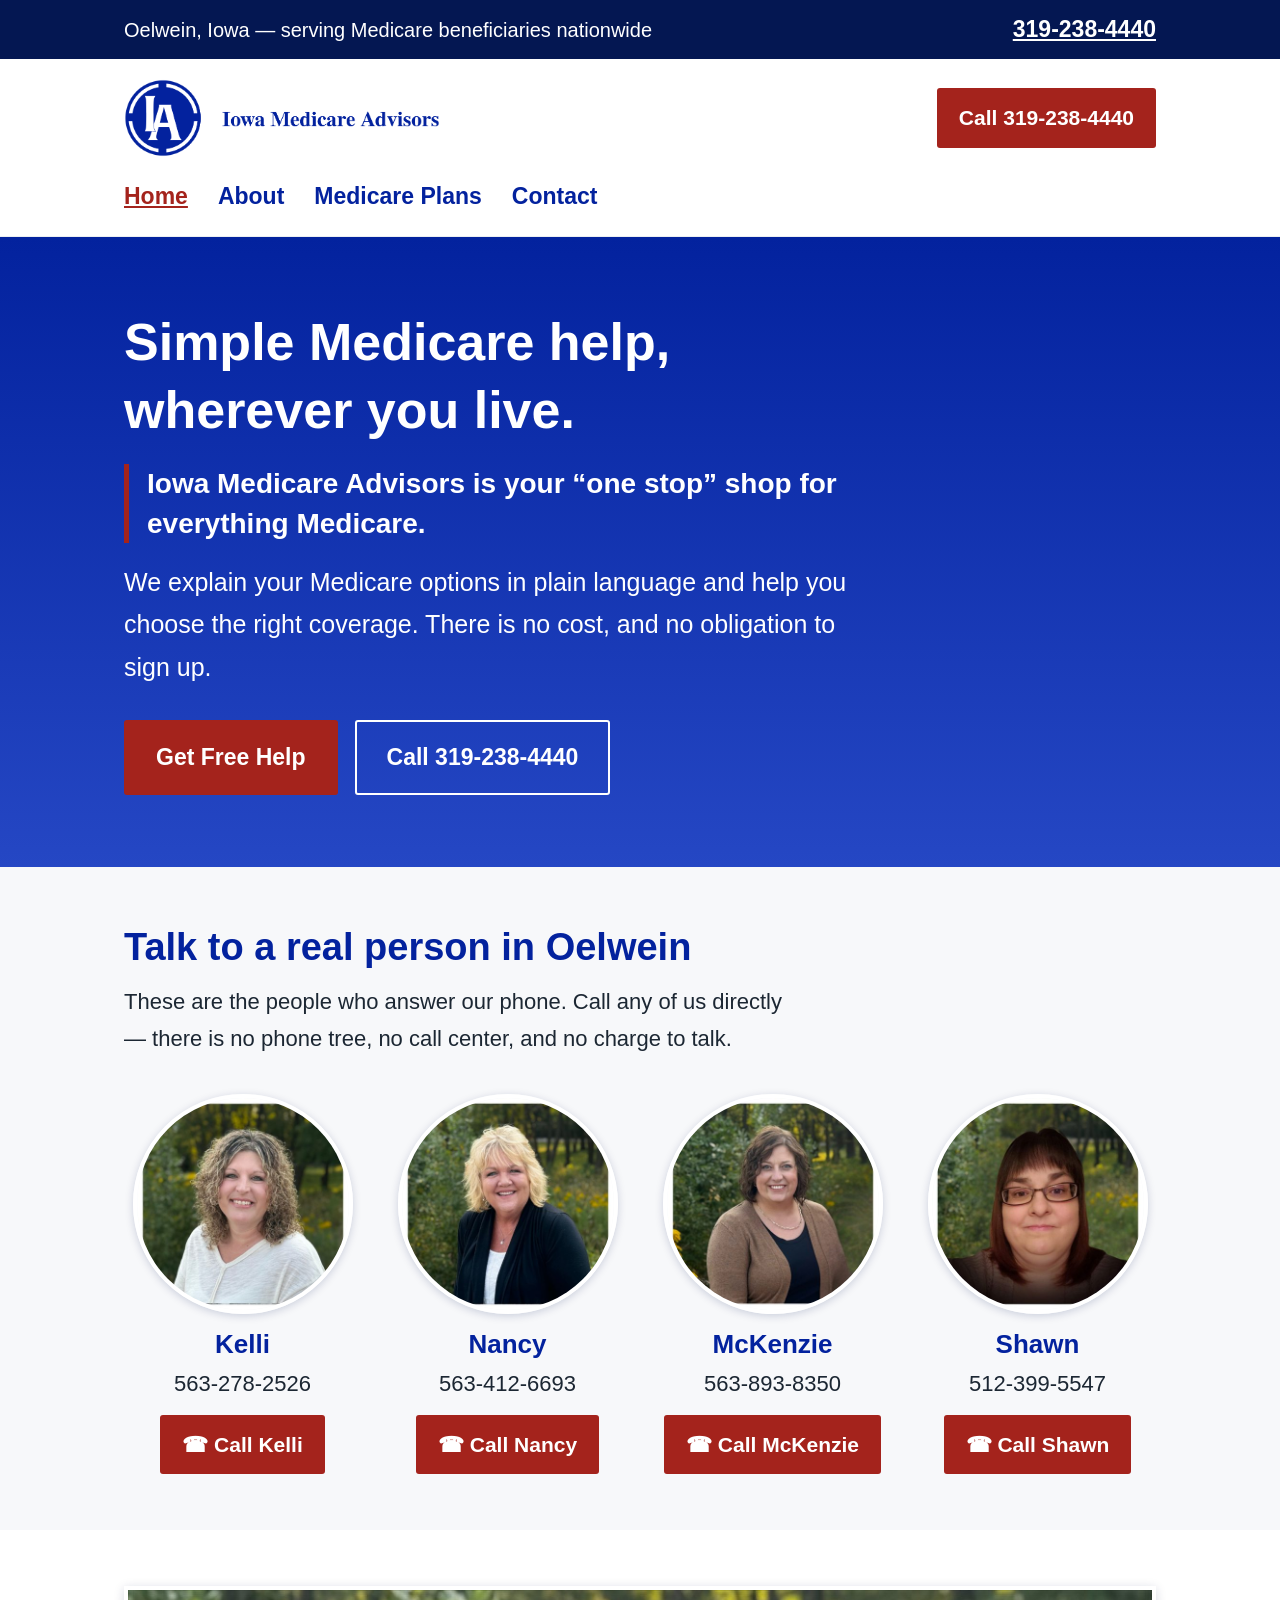
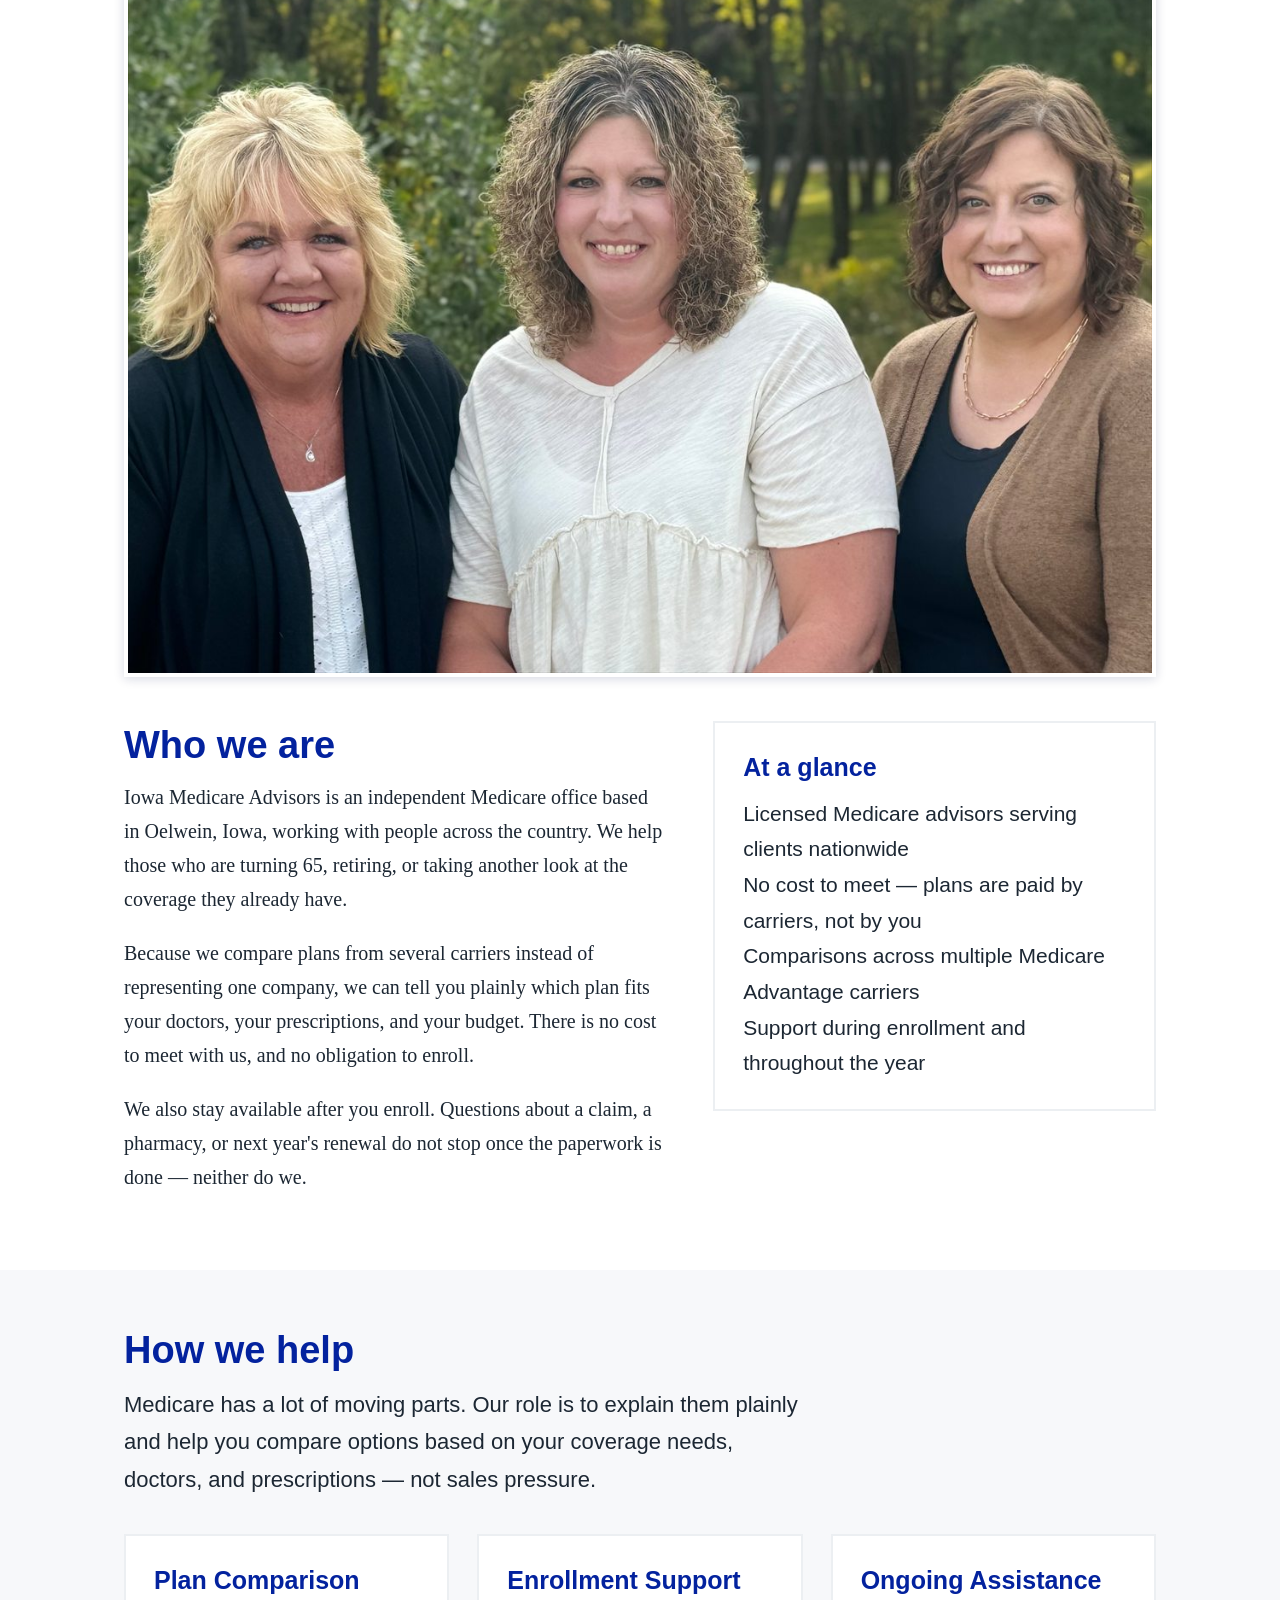
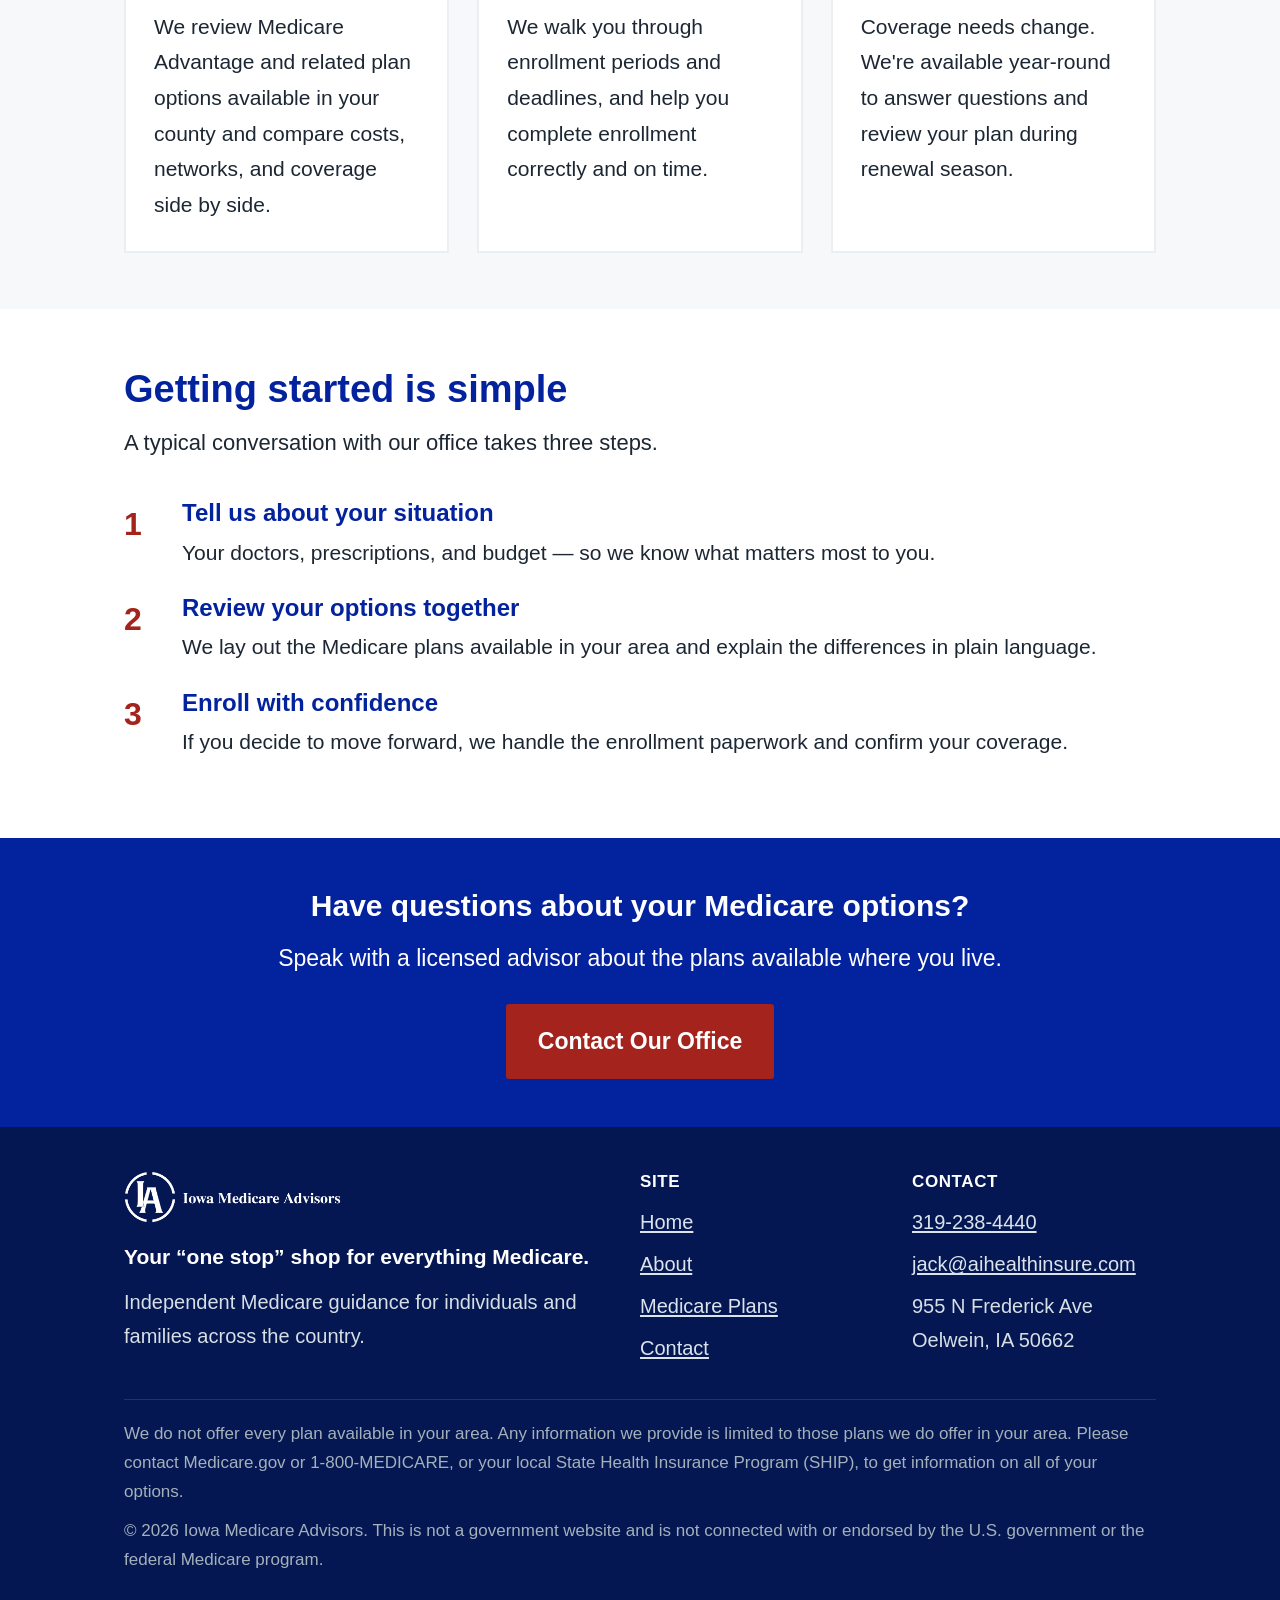
<file: index.html>
<!DOCTYPE html>
<html lang="en">
<head>
<meta charset="UTF-8">
<meta name="viewport" content="width=device-width, initial-scale=1.0">
<title>Iowa Medicare Advisors | Licensed Medicare Guidance Nationwide</title>
<meta name="description" content="Iowa Medicare Advisors helps you compare Medicare Advantage and Medicare plan options and enroll with confidence, anywhere in the country. Independent, no-cost, no-obligation guidance.">
<link rel="stylesheet" href="css/style.css">
<link rel="icon" type="image/png" href="images/logo-icon-blue.png">
<script type="application/ld+json">
{
  "@context": "https://schema.org",
  "@type": "InsuranceAgency",
  "name": "Iowa Medicare Advisors",
  "description": "Independent Medicare guidance for individuals and families nationwide.",
  "telephone": "+1-319-238-4440",
  "address": {
    "@type": "PostalAddress",
    "streetAddress": "955 N Frederick Ave",
    "addressLocality": "Oelwein",
    "addressRegion": "IA",
    "postalCode": "50662",
    "addressCountry": "US"
  },
  "areaServed": {
    "@type": "Country",
    "name": "United States"
  },
  "openingHoursSpecification": [{
    "@type": "OpeningHoursSpecification",
    "dayOfWeek": ["Monday", "Tuesday", "Wednesday", "Thursday", "Friday"],
    "opens": "09:00",
    "closes": "17:00"
  }]
}
</script>
</head>
<body>
<a class="skip-link" href="#main">Skip to main content</a>

<div class="topbar">
  <div class="container">
    <span>Oelwein, Iowa &mdash; serving Medicare beneficiaries nationwide</span>
    <span><a href="tel:+13192384440">319-238-4440</a></span>
  </div>
</div>

<header class="site-header">
  <div class="container">
    <a class="brand" href="index.html"><img src="images/logo-horizontal-blue.png" alt="Iowa Medicare Advisors" class="brand-logo" width="1758" height="434"></a>
    <a class="call-now" href="tel:+13192384440">Call 319-238-4440</a>
    <button class="nav-toggle" aria-label="Toggle navigation">Menu</button>
    <nav class="main-nav">
      <ul>
        <li><a href="index.html" aria-current="page">Home</a></li>
        <li><a href="about.html">About</a></li>
        <li><a href="plans.html">Medicare Plans</a></li>
        <li><a href="contact.html">Contact</a></li>
      </ul>
    </nav>
  </div>
</header>

<section id="main" class="hero">
  <div class="container">
    <h1>Simple Medicare help, wherever you live.</h1>
    <p class="tagline">Iowa Medicare Advisors is your &ldquo;one stop&rdquo; shop for everything Medicare.</p>
    <p class="lede">We explain your Medicare options in plain language and help you choose the right coverage. There is no cost, and no obligation to sign up.</p>
    <a class="btn btn-primary" href="contact.html">Get Free Help</a>
    <a class="btn btn-outline" href="tel:+13192384440">Call 319-238-4440</a>
  </div>
</section>

<section class="alt">
  <div class="container">
    <h2 class="section-title">Talk to a real person in Oelwein</h2>
    <p class="section-intro">These are the people who answer our phone. Call any of us directly &mdash; there is no phone tree, no call center, and no charge to talk.</p>
    <ul class="team-grid">
      <li>
        <img src="images/team/team-kelli.jpg" alt="Kelli" width="440" height="440">
        <span class="team-name">Kelli</span>
        <span class="team-phone">563-278-2526</span>
        <a class="team-call" href="tel:+15632782526"><span aria-hidden="true">&#9742;</span> Call Kelli</a>
      </li>
      <li>
        <img src="images/team/team-nancy.jpg" alt="Nancy" width="440" height="440">
        <span class="team-name">Nancy</span>
        <span class="team-phone">563-412-6693</span>
        <a class="team-call" href="tel:+15634126693"><span aria-hidden="true">&#9742;</span> Call Nancy</a>
      </li>
      <li>
        <img src="images/team/team-mckenzie.jpg" alt="McKenzie" width="440" height="440">
        <span class="team-name">McKenzie</span>
        <span class="team-phone">563-893-8350</span>
        <a class="team-call" href="tel:+15638938350"><span aria-hidden="true">&#9742;</span> Call McKenzie</a>
      </li>
      <li>
        <img src="images/team/team-shawn.jpg" alt="Shawn" width="440" height="440">
        <span class="team-name">Shawn</span>
        <span class="team-phone">512-399-5547</span>
        <a class="team-call" href="tel:+15123995547"><span aria-hidden="true">&#9742;</span> Call Shawn</a>
      </li>
    </ul>
  </div>
</section>

<section>
  <div class="container">
    <img src="images/team/team-group.jpg" alt="The Iowa Medicare Advisors team" class="team-group-photo" width="1200" height="800">
  </div>
  <div class="container two-col">
    <div>
      <h2 class="section-title">Who we are</h2>
      <p>Iowa Medicare Advisors is an independent Medicare office based in Oelwein, Iowa, working with people across the country. We help those who are turning 65, retiring, or taking another look at the coverage they already have.</p>
      <p>Because we compare plans from several carriers instead of representing one company, we can tell you plainly which plan fits your doctors, your prescriptions, and your budget. There is no cost to meet with us, and no obligation to enroll.</p>
      <p>We also stay available after you enroll. Questions about a claim, a pharmacy, or next year's renewal do not stop once the paperwork is done &mdash; neither do we.</p>
    </div>
    <div class="card">
      <h3>At a glance</h3>
      <p>Licensed Medicare advisors serving clients nationwide</p>
      <p>No cost to meet &mdash; plans are paid by carriers, not by you</p>
      <p>Comparisons across multiple Medicare Advantage carriers</p>
      <p>Support during enrollment and throughout the year</p>
    </div>
  </div>
</section>

<section class="alt">
  <div class="container">
    <h2 class="section-title">How we help</h2>
    <p class="section-intro">Medicare has a lot of moving parts. Our role is to explain them plainly and help you compare options based on your coverage needs, doctors, and prescriptions — not sales pressure.</p>
    <div class="grid">
      <div class="card">
        <h3>Plan Comparison</h3>
        <p>We review Medicare Advantage and related plan options available in your county and compare costs, networks, and coverage side by side.</p>
      </div>
      <div class="card">
        <h3>Enrollment Support</h3>
        <p>We walk you through enrollment periods and deadlines, and help you complete enrollment correctly and on time.</p>
      </div>
      <div class="card">
        <h3>Ongoing Assistance</h3>
        <p>Coverage needs change. We're available year-round to answer questions and review your plan during renewal season.</p>
      </div>
    </div>
  </div>
</section>

<section>
  <div class="container">
    <h2 class="section-title">Getting started is simple</h2>
    <p class="section-intro">A typical conversation with our office takes three steps.</p>
    <ol class="steps">
      <li>
        <span class="num">1</span>
        <div>
          <h4>Tell us about your situation</h4>
          <p>Your doctors, prescriptions, and budget — so we know what matters most to you.</p>
        </div>
      </li>
      <li>
        <span class="num">2</span>
        <div>
          <h4>Review your options together</h4>
          <p>We lay out the Medicare plans available in your area and explain the differences in plain language.</p>
        </div>
      </li>
      <li>
        <span class="num">3</span>
        <div>
          <h4>Enroll with confidence</h4>
          <p>If you decide to move forward, we handle the enrollment paperwork and confirm your coverage.</p>
        </div>
      </li>
    </ol>
  </div>
</section>

<section class="callout">
  <div class="container">
    <h2>Have questions about your Medicare options?</h2>
    <p>Speak with a licensed advisor about the plans available where you live.</p>
    <a class="btn btn-primary" href="contact.html">Contact Our Office</a>
  </div>
</section>

<footer class="site-footer">
  <div class="container">
    <div class="foot-cols">
      <div>
        <img src="images/logo-horizontal-white.png" alt="Iowa Medicare Advisors" class="footer-logo" width="1661" height="398">
        <p class="footer-tagline">Your &ldquo;one stop&rdquo; shop for everything Medicare.</p>
        <p>Independent Medicare guidance for individuals and families across the country.</p>
      </div>
      <div>
        <h4>Site</h4>
        <ul>
          <li><a href="index.html">Home</a></li>
          <li><a href="about.html">About</a></li>
          <li><a href="plans.html">Medicare Plans</a></li>
          <li><a href="contact.html">Contact</a></li>
        </ul>
      </div>
      <div>
        <h4>Contact</h4>
        <ul>
          <li><a href="tel:+13192384440">319-238-4440</a></li>
          <li><a href="mailto:jack@aihealthinsure.com">jack@aihealthinsure.com</a></li>
          <li><address>955 N Frederick Ave<br>Oelwein, IA 50662</address></li>
        </ul>
      </div>
    </div>
    <div class="disclaimer">
      <p>We do not offer every plan available in your area. Any information we provide is limited to those plans we do offer in your area. Please contact Medicare.gov or 1-800-MEDICARE, or your local State Health Insurance Program (SHIP), to get information on all of your options.</p>
      <p>&copy; <span id="year">2026</span> Iowa Medicare Advisors. This is not a government website and is not connected with or endorsed by the U.S. government or the federal Medicare program.</p>
    </div>
  </div>
</footer>

<script src="js/main.js"></script>
</body>
</html>
</file>
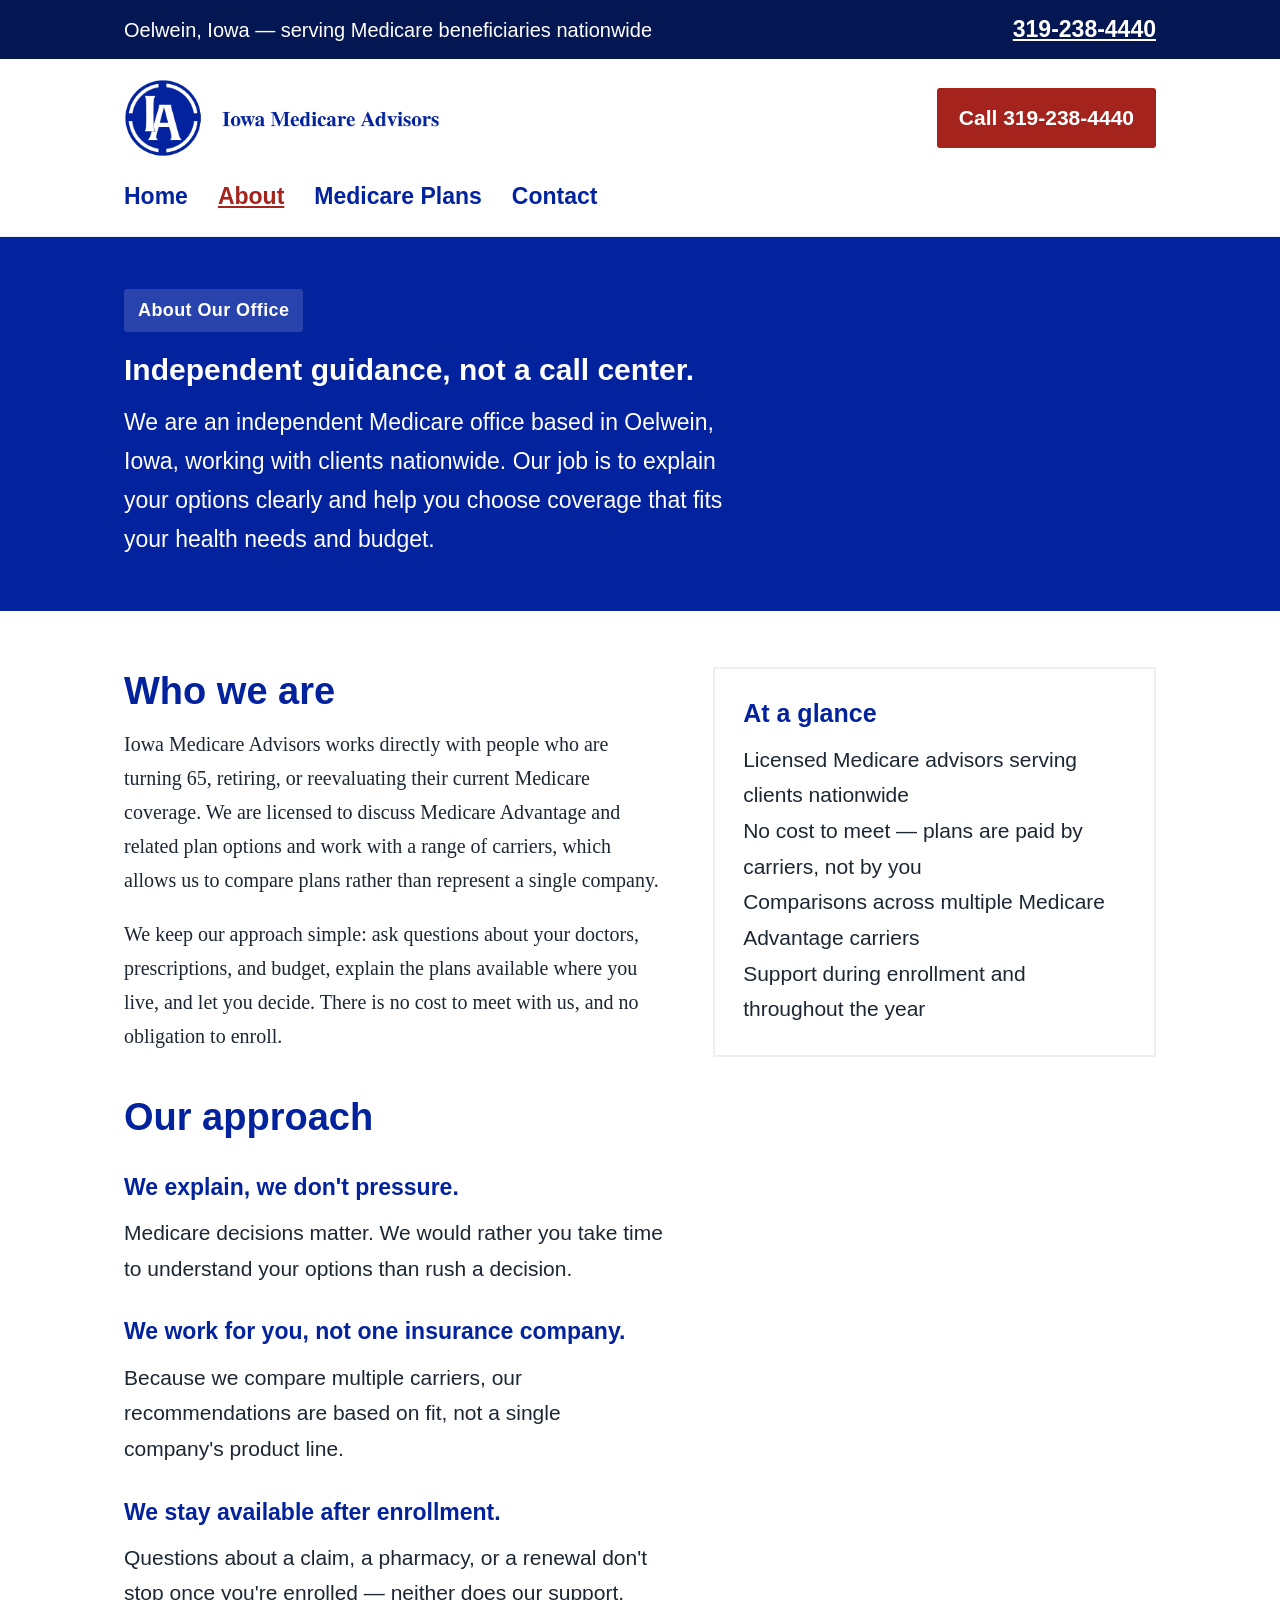
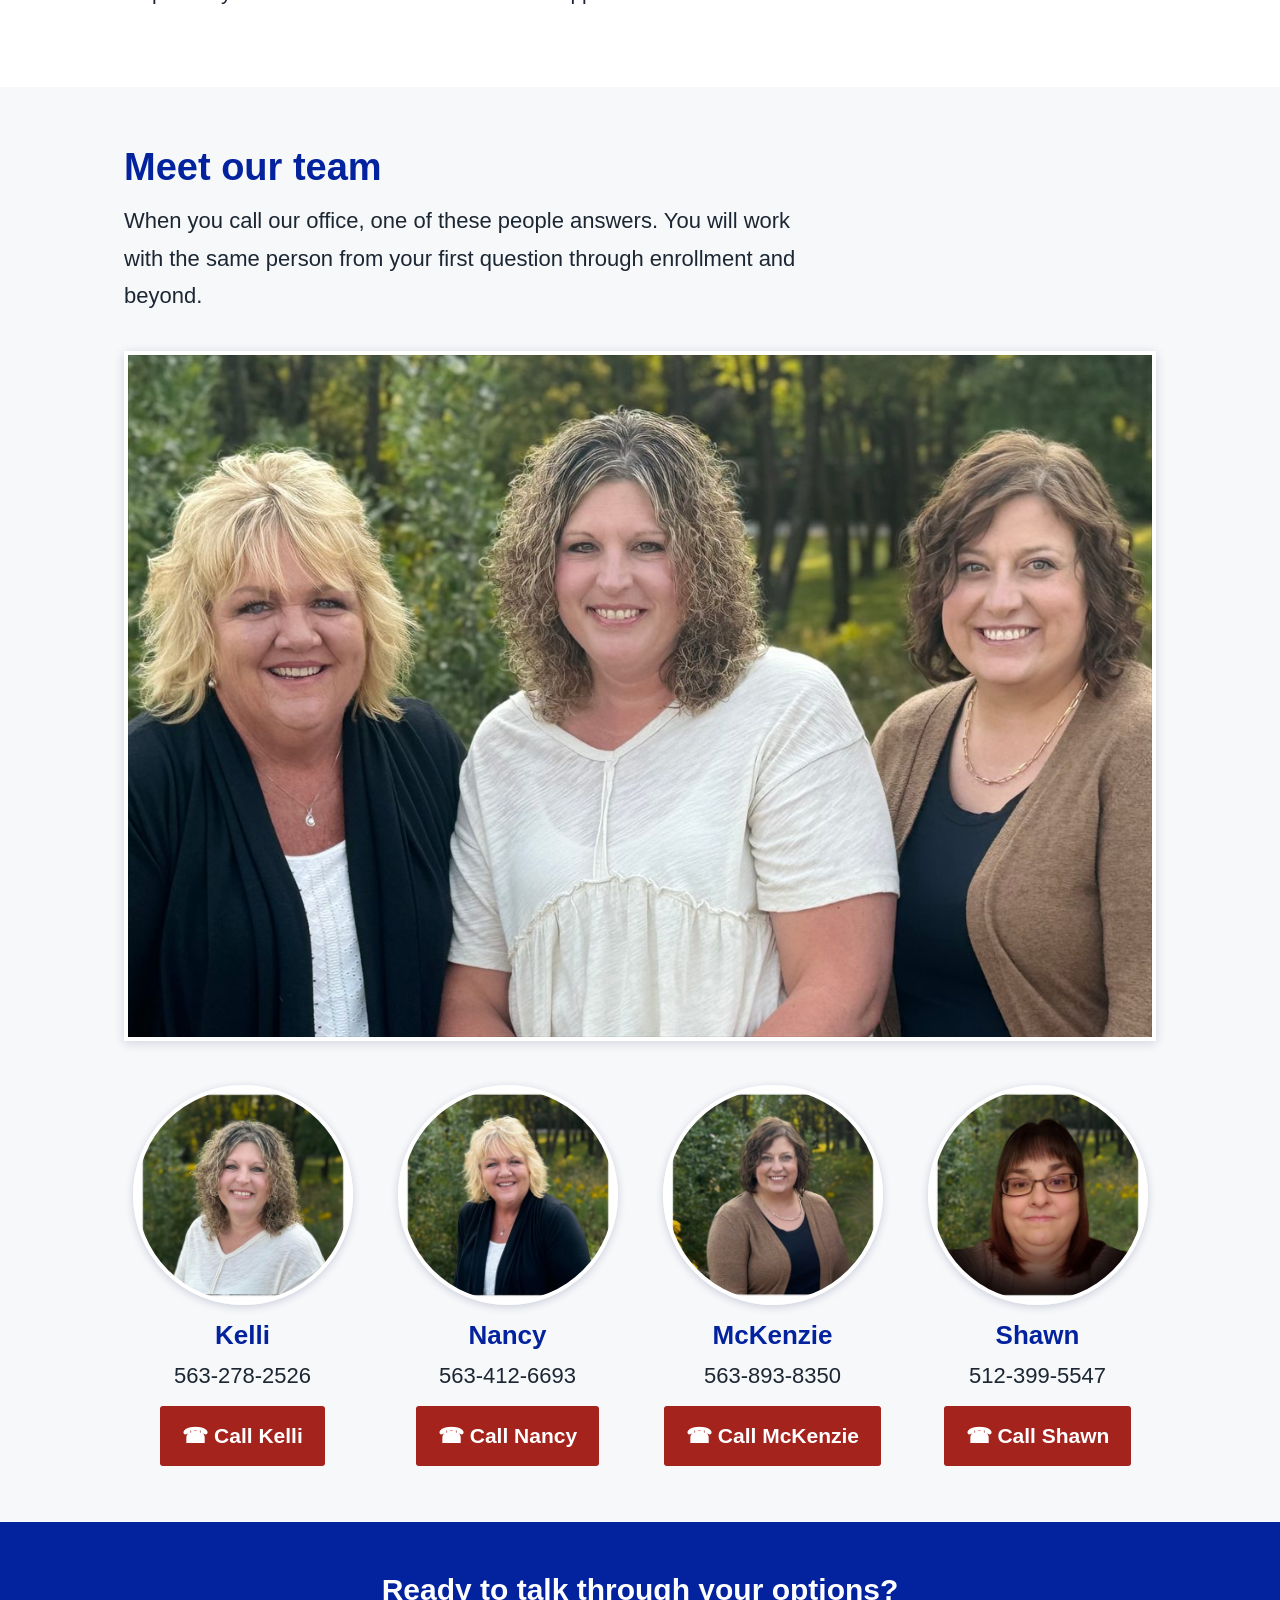
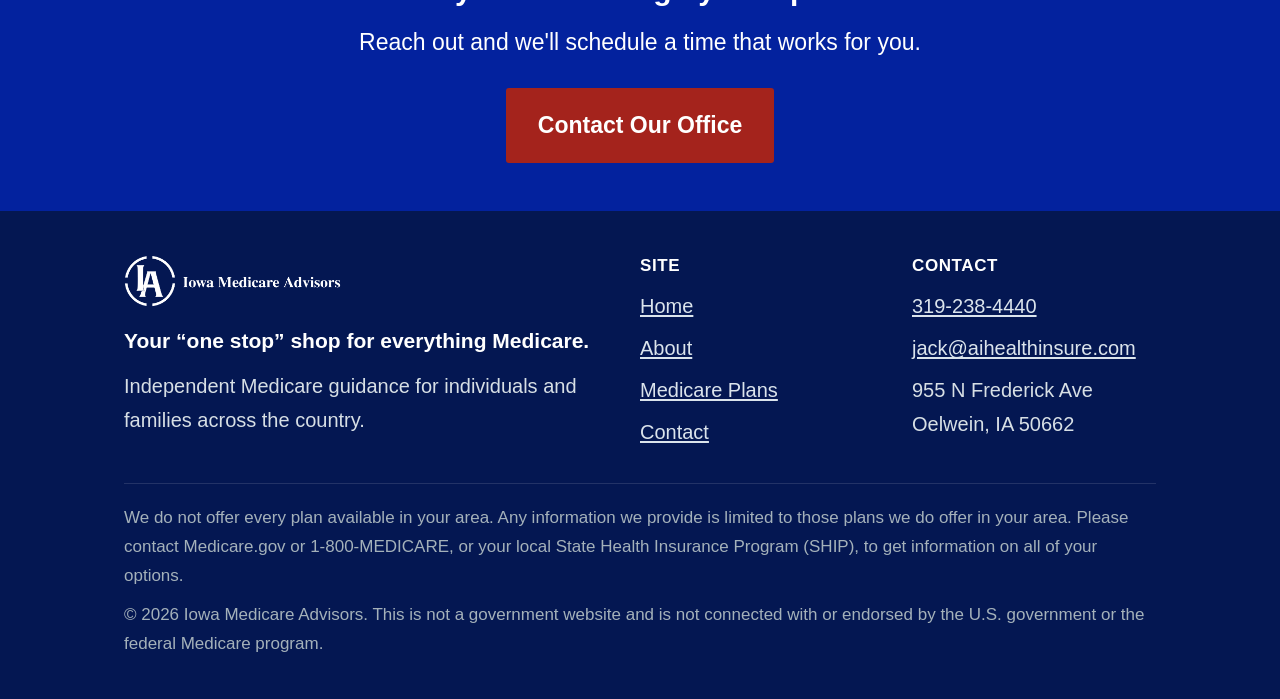
<file: about.html>
<!DOCTYPE html>
<html lang="en">
<head>
<meta charset="UTF-8">
<meta name="viewport" content="width=device-width, initial-scale=1.0">
<title>About | Iowa Medicare Advisors</title>
<meta name="description" content="Learn about Iowa Medicare Advisors — independent, licensed Medicare guidance for people nationwide.">
<link rel="stylesheet" href="css/style.css">
<link rel="icon" type="image/png" href="images/logo-icon-blue.png">
</head>
<body>
<a class="skip-link" href="#main">Skip to main content</a>

<div class="topbar">
  <div class="container">
    <span>Oelwein, Iowa &mdash; serving Medicare beneficiaries nationwide</span>
    <span><a href="tel:+13192384440">319-238-4440</a></span>
  </div>
</div>

<header class="site-header">
  <div class="container">
    <a class="brand" href="index.html"><img src="images/logo-horizontal-blue.png" alt="Iowa Medicare Advisors" class="brand-logo" width="1758" height="434"></a>
    <a class="call-now" href="tel:+13192384440">Call 319-238-4440</a>
    <button class="nav-toggle" aria-label="Toggle navigation">Menu</button>
    <nav class="main-nav">
      <ul>
        <li><a href="index.html">Home</a></li>
        <li><a href="about.html" aria-current="page">About</a></li>
        <li><a href="plans.html">Medicare Plans</a></li>
        <li><a href="contact.html">Contact</a></li>
      </ul>
    </nav>
  </div>
</header>

<section id="main" class="page-hero">
  <div class="container">
    <span class="badge">About Our Office</span>
    <h1>Independent guidance, not a call center.</h1>
    <p>We are an independent Medicare office based in Oelwein, Iowa, working with clients nationwide. Our job is to explain your options clearly and help you choose coverage that fits your health needs and budget.</p>
  </div>
</section>

<section>
  <div class="container two-col">
    <div>
      <h2 class="section-title">Who we are</h2>
      <p>Iowa Medicare Advisors works directly with people who are turning 65, retiring, or reevaluating their current Medicare coverage. We are licensed to discuss Medicare Advantage and related plan options and work with a range of carriers, which allows us to compare plans rather than represent a single company.</p>
      <p>We keep our approach simple: ask questions about your doctors, prescriptions, and budget, explain the plans available where you live, and let you decide. There is no cost to meet with us, and no obligation to enroll.</p>
      <h2 class="section-title" style="margin-top: 40px;">Our approach</h2>
      <dl class="faq">
        <dt>We explain, we don't pressure.</dt>
        <dd>Medicare decisions matter. We would rather you take time to understand your options than rush a decision.</dd>
        <dt>We work for you, not one insurance company.</dt>
        <dd>Because we compare multiple carriers, our recommendations are based on fit, not a single company's product line.</dd>
        <dt>We stay available after enrollment.</dt>
        <dd>Questions about a claim, a pharmacy, or a renewal don't stop once you're enrolled — neither does our support.</dd>
      </dl>
    </div>
    <div class="card">
      <h3>At a glance</h3>
      <p>Licensed Medicare advisors serving clients nationwide</p>
      <p>No cost to meet — plans are paid by carriers, not by you</p>
      <p>Comparisons across multiple Medicare Advantage carriers</p>
      <p>Support during enrollment and throughout the year</p>
    </div>
  </div>
</section>

<section class="alt">
  <div class="container">
    <h2 class="section-title">Meet our team</h2>
    <p class="section-intro">When you call our office, one of these people answers. You will work with the same person from your first question through enrollment and beyond.</p>
    <img src="images/team/team-group.jpg" alt="The Iowa Medicare Advisors team" class="team-group-photo" width="1200" height="800">
    <ul class="team-grid">
      <li>
        <img src="images/team/team-kelli.jpg" alt="Kelli" width="440" height="440" loading="lazy">
        <span class="team-name">Kelli</span>
        <span class="team-phone">563-278-2526</span>
        <a class="team-call" href="tel:+15632782526"><span aria-hidden="true">&#9742;</span> Call Kelli</a>
      </li>
      <li>
        <img src="images/team/team-nancy.jpg" alt="Nancy" width="440" height="440" loading="lazy">
        <span class="team-name">Nancy</span>
        <span class="team-phone">563-412-6693</span>
        <a class="team-call" href="tel:+15634126693"><span aria-hidden="true">&#9742;</span> Call Nancy</a>
      </li>
      <li>
        <img src="images/team/team-mckenzie.jpg" alt="McKenzie" width="440" height="440" loading="lazy">
        <span class="team-name">McKenzie</span>
        <span class="team-phone">563-893-8350</span>
        <a class="team-call" href="tel:+15638938350"><span aria-hidden="true">&#9742;</span> Call McKenzie</a>
      </li>
      <li>
        <img src="images/team/team-shawn.jpg" alt="Shawn" width="440" height="440" loading="lazy">
        <span class="team-name">Shawn</span>
        <span class="team-phone">512-399-5547</span>
        <a class="team-call" href="tel:+15123995547"><span aria-hidden="true">&#9742;</span> Call Shawn</a>
      </li>
    </ul>
  </div>
</section>

<section class="callout">
  <div class="container">
    <h2>Ready to talk through your options?</h2>
    <p>Reach out and we'll schedule a time that works for you.</p>
    <a class="btn btn-primary" href="contact.html">Contact Our Office</a>
  </div>
</section>

<footer class="site-footer">
  <div class="container">
    <div class="foot-cols">
      <div>
        <img src="images/logo-horizontal-white.png" alt="Iowa Medicare Advisors" class="footer-logo" width="1661" height="398">
        <p class="footer-tagline">Your &ldquo;one stop&rdquo; shop for everything Medicare.</p>
        <p>Independent Medicare guidance for individuals and families across the country.</p>
      </div>
      <div>
        <h4>Site</h4>
        <ul>
          <li><a href="index.html">Home</a></li>
          <li><a href="about.html">About</a></li>
          <li><a href="plans.html">Medicare Plans</a></li>
          <li><a href="contact.html">Contact</a></li>
        </ul>
      </div>
      <div>
        <h4>Contact</h4>
        <ul>
          <li><a href="tel:+13192384440">319-238-4440</a></li>
          <li><a href="mailto:jack@aihealthinsure.com">jack@aihealthinsure.com</a></li>
          <li><address>955 N Frederick Ave<br>Oelwein, IA 50662</address></li>
        </ul>
      </div>
    </div>
    <div class="disclaimer">
      <p>We do not offer every plan available in your area. Any information we provide is limited to those plans we do offer in your area. Please contact Medicare.gov or 1-800-MEDICARE, or your local State Health Insurance Program (SHIP), to get information on all of your options.</p>
      <p>&copy; 2026 Iowa Medicare Advisors. This is not a government website and is not connected with or endorsed by the U.S. government or the federal Medicare program.</p>
    </div>
  </div>
</footer>

<script src="js/main.js"></script>
</body>
</html>
</file>
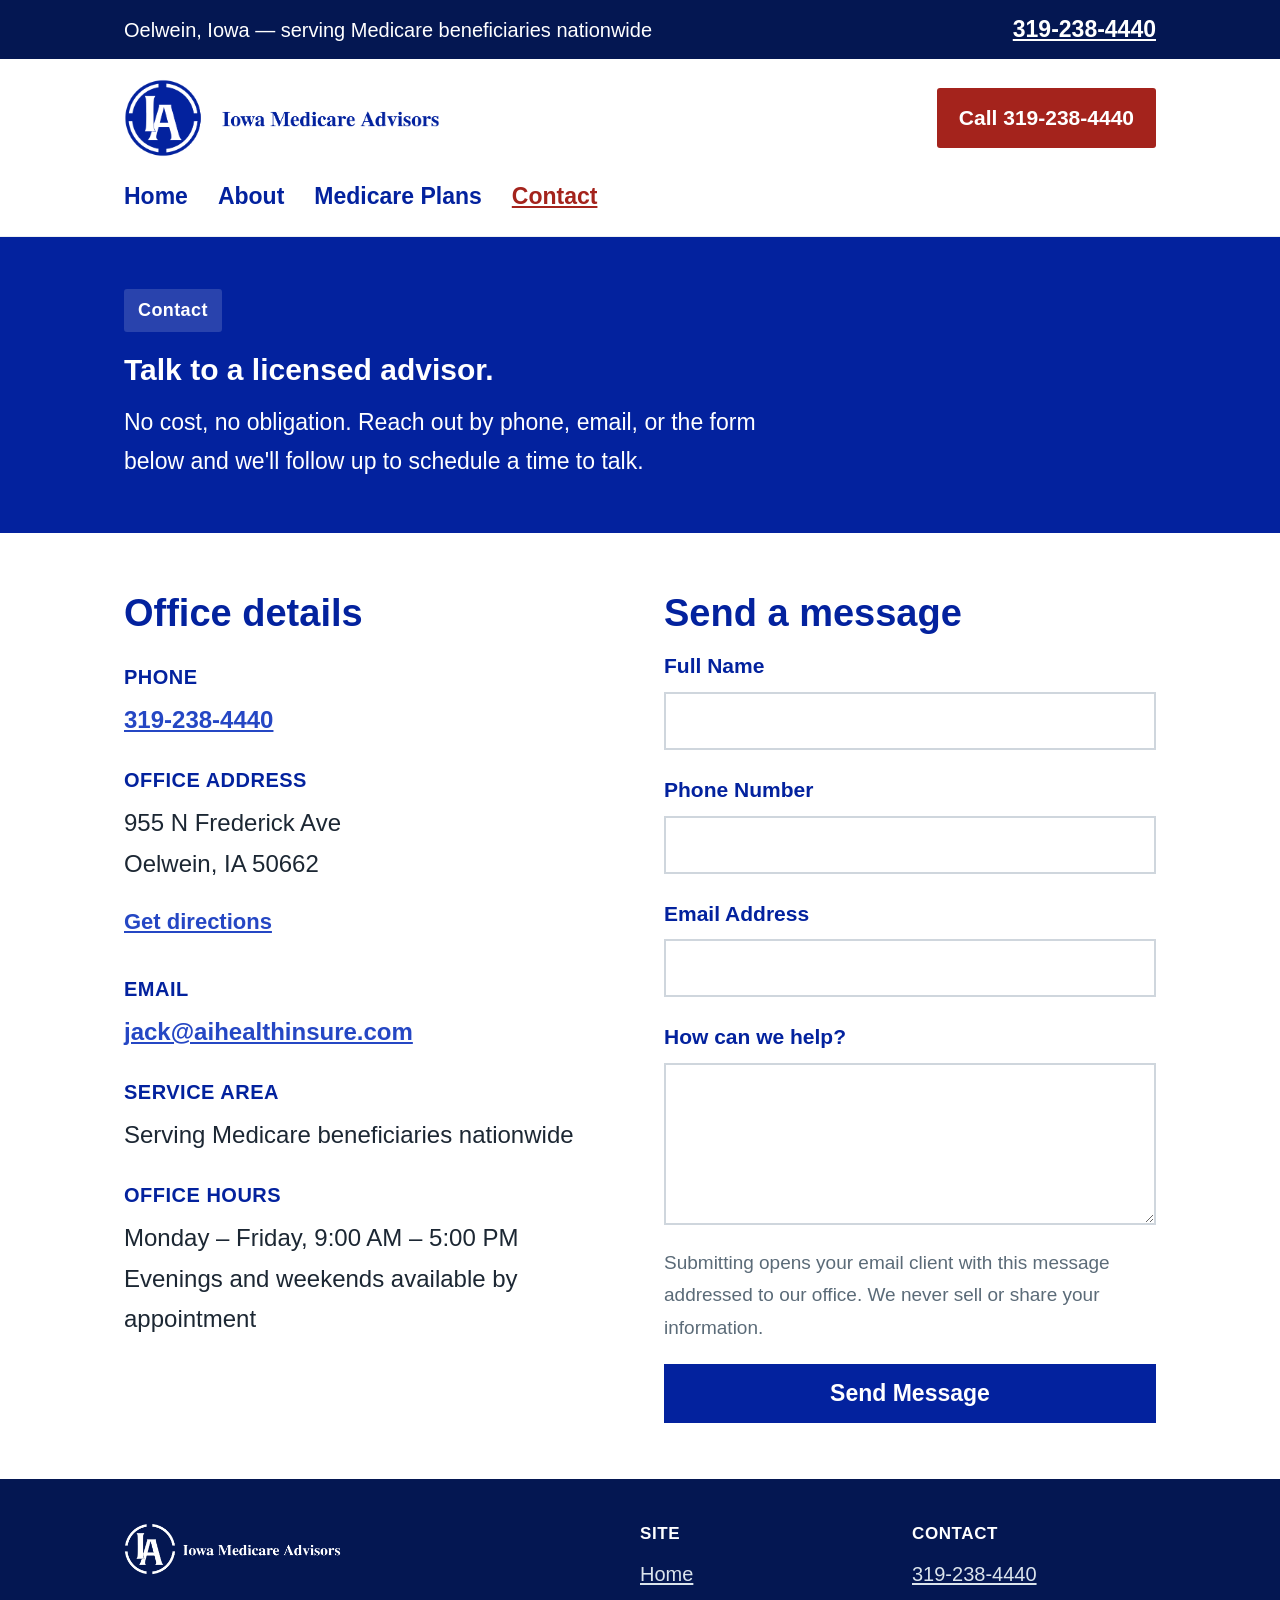
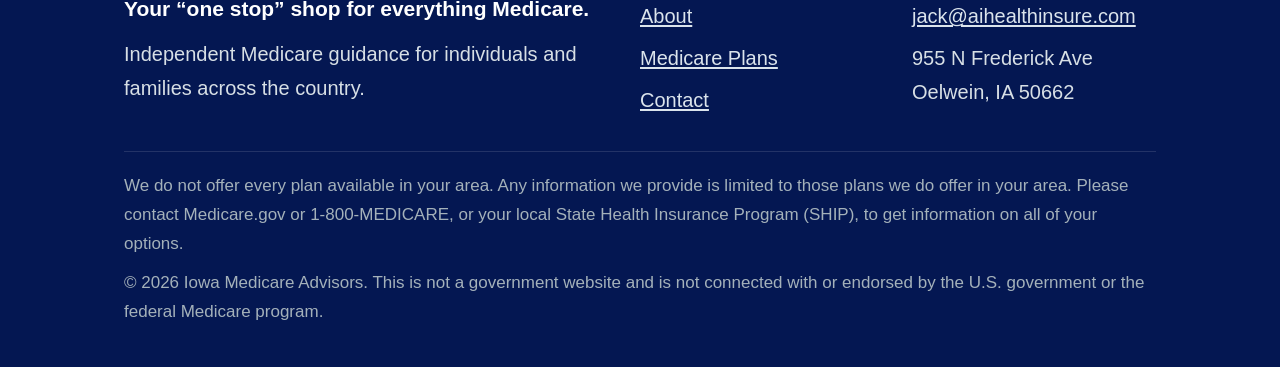
<file: contact.html>
<!DOCTYPE html>
<html lang="en">
<head>
<meta charset="UTF-8">
<meta name="viewport" content="width=device-width, initial-scale=1.0">
<title>Contact | Iowa Medicare Advisors</title>
<meta name="description" content="Contact Iowa Medicare Advisors for a no-cost, no-obligation Medicare consultation.">
<link rel="stylesheet" href="css/style.css">
<link rel="icon" type="image/png" href="images/logo-icon-blue.png">
</head>
<body>
<a class="skip-link" href="#main">Skip to main content</a>

<div class="topbar">
  <div class="container">
    <span>Oelwein, Iowa &mdash; serving Medicare beneficiaries nationwide</span>
    <span><a href="tel:+13192384440">319-238-4440</a></span>
  </div>
</div>

<header class="site-header">
  <div class="container">
    <a class="brand" href="index.html"><img src="images/logo-horizontal-blue.png" alt="Iowa Medicare Advisors" class="brand-logo" width="1758" height="434"></a>
    <a class="call-now" href="tel:+13192384440">Call 319-238-4440</a>
    <button class="nav-toggle" aria-label="Toggle navigation">Menu</button>
    <nav class="main-nav">
      <ul>
        <li><a href="index.html">Home</a></li>
        <li><a href="about.html">About</a></li>
        <li><a href="plans.html">Medicare Plans</a></li>
        <li><a href="contact.html" aria-current="page">Contact</a></li>
      </ul>
    </nav>
  </div>
</header>

<section id="main" class="page-hero">
  <div class="container">
    <span class="badge">Contact</span>
    <h1>Talk to a licensed advisor.</h1>
    <p>No cost, no obligation. Reach out by phone, email, or the form below and we'll follow up to schedule a time to talk.</p>
  </div>
</section>

<section>
  <div class="container contact-grid">
    <div class="contact-info">
      <h2 class="section-title">Office details</h2>
      <dl>
        <dt>Phone</dt>
        <dd><a href="tel:+13192384440">319-238-4440</a></dd>

        <dt>Office Address</dt>
        <dd>
          <address>955 N Frederick Ave<br>Oelwein, IA 50662</address>
          <a class="map-link" href="https://www.google.com/maps/search/?api=1&amp;query=955+N+Frederick+Ave+Oelwein+IA+50662" target="_blank" rel="noopener">Get directions</a>
        </dd>

        <dt>Email</dt>
        <dd><a href="mailto:jack@aihealthinsure.com">jack@aihealthinsure.com</a></dd>

        <dt>Service Area</dt>
        <dd>Serving Medicare beneficiaries nationwide</dd>

        <dt>Office Hours</dt>
        <dd>Monday – Friday, 9:00 AM – 5:00 PM<br>Evenings and weekends available by appointment</dd>
      </dl>
    </div>

    <div>
      <h2 class="section-title">Send a message</h2>
      <form class="contact-form" id="contact-form">
        <label for="name">Full Name</label>
        <input type="text" id="name" name="name" required>

        <label for="phone">Phone Number</label>
        <input type="tel" id="phone" name="phone" required>

        <label for="email">Email Address</label>
        <input type="email" id="email" name="email" required>

        <label for="message">How can we help?</label>
        <textarea id="message" name="message" rows="5"></textarea>

        <p class="form-note">Submitting opens your email client with this message addressed to our office. We never sell or share your information.</p>

        <button type="submit">Send Message</button>
      </form>
    </div>
  </div>
</section>

<footer class="site-footer">
  <div class="container">
    <div class="foot-cols">
      <div>
        <img src="images/logo-horizontal-white.png" alt="Iowa Medicare Advisors" class="footer-logo" width="1661" height="398">
        <p class="footer-tagline">Your &ldquo;one stop&rdquo; shop for everything Medicare.</p>
        <p>Independent Medicare guidance for individuals and families across the country.</p>
      </div>
      <div>
        <h4>Site</h4>
        <ul>
          <li><a href="index.html">Home</a></li>
          <li><a href="about.html">About</a></li>
          <li><a href="plans.html">Medicare Plans</a></li>
          <li><a href="contact.html">Contact</a></li>
        </ul>
      </div>
      <div>
        <h4>Contact</h4>
        <ul>
          <li><a href="tel:+13192384440">319-238-4440</a></li>
          <li><a href="mailto:jack@aihealthinsure.com">jack@aihealthinsure.com</a></li>
          <li><address>955 N Frederick Ave<br>Oelwein, IA 50662</address></li>
        </ul>
      </div>
    </div>
    <div class="disclaimer">
      <p>We do not offer every plan available in your area. Any information we provide is limited to those plans we do offer in your area. Please contact Medicare.gov or 1-800-MEDICARE, or your local State Health Insurance Program (SHIP), to get information on all of your options.</p>
      <p>&copy; 2026 Iowa Medicare Advisors. This is not a government website and is not connected with or endorsed by the U.S. government or the federal Medicare program.</p>
    </div>
  </div>
</footer>

<script src="js/main.js"></script>
<script>
  var form = document.getElementById("contact-form");
  if (form) {
    form.addEventListener("submit", function (e) {
      e.preventDefault();
      var name = encodeURIComponent(document.getElementById("name").value);
      var phone = encodeURIComponent(document.getElementById("phone").value);
      var email = document.getElementById("email").value;
      var message = encodeURIComponent(document.getElementById("message").value);
      var body = "Name: " + name + "%0D%0APhone: " + phone + "%0D%0AEmail: " + encodeURIComponent(email) + "%0D%0A%0D%0A" + message;
      window.location.href = "mailto:jack@aihealthinsure.com?subject=Medicare%20Consultation%20Request&body=" + body;
    });
  }
</script>
</body>
</html>
</file>
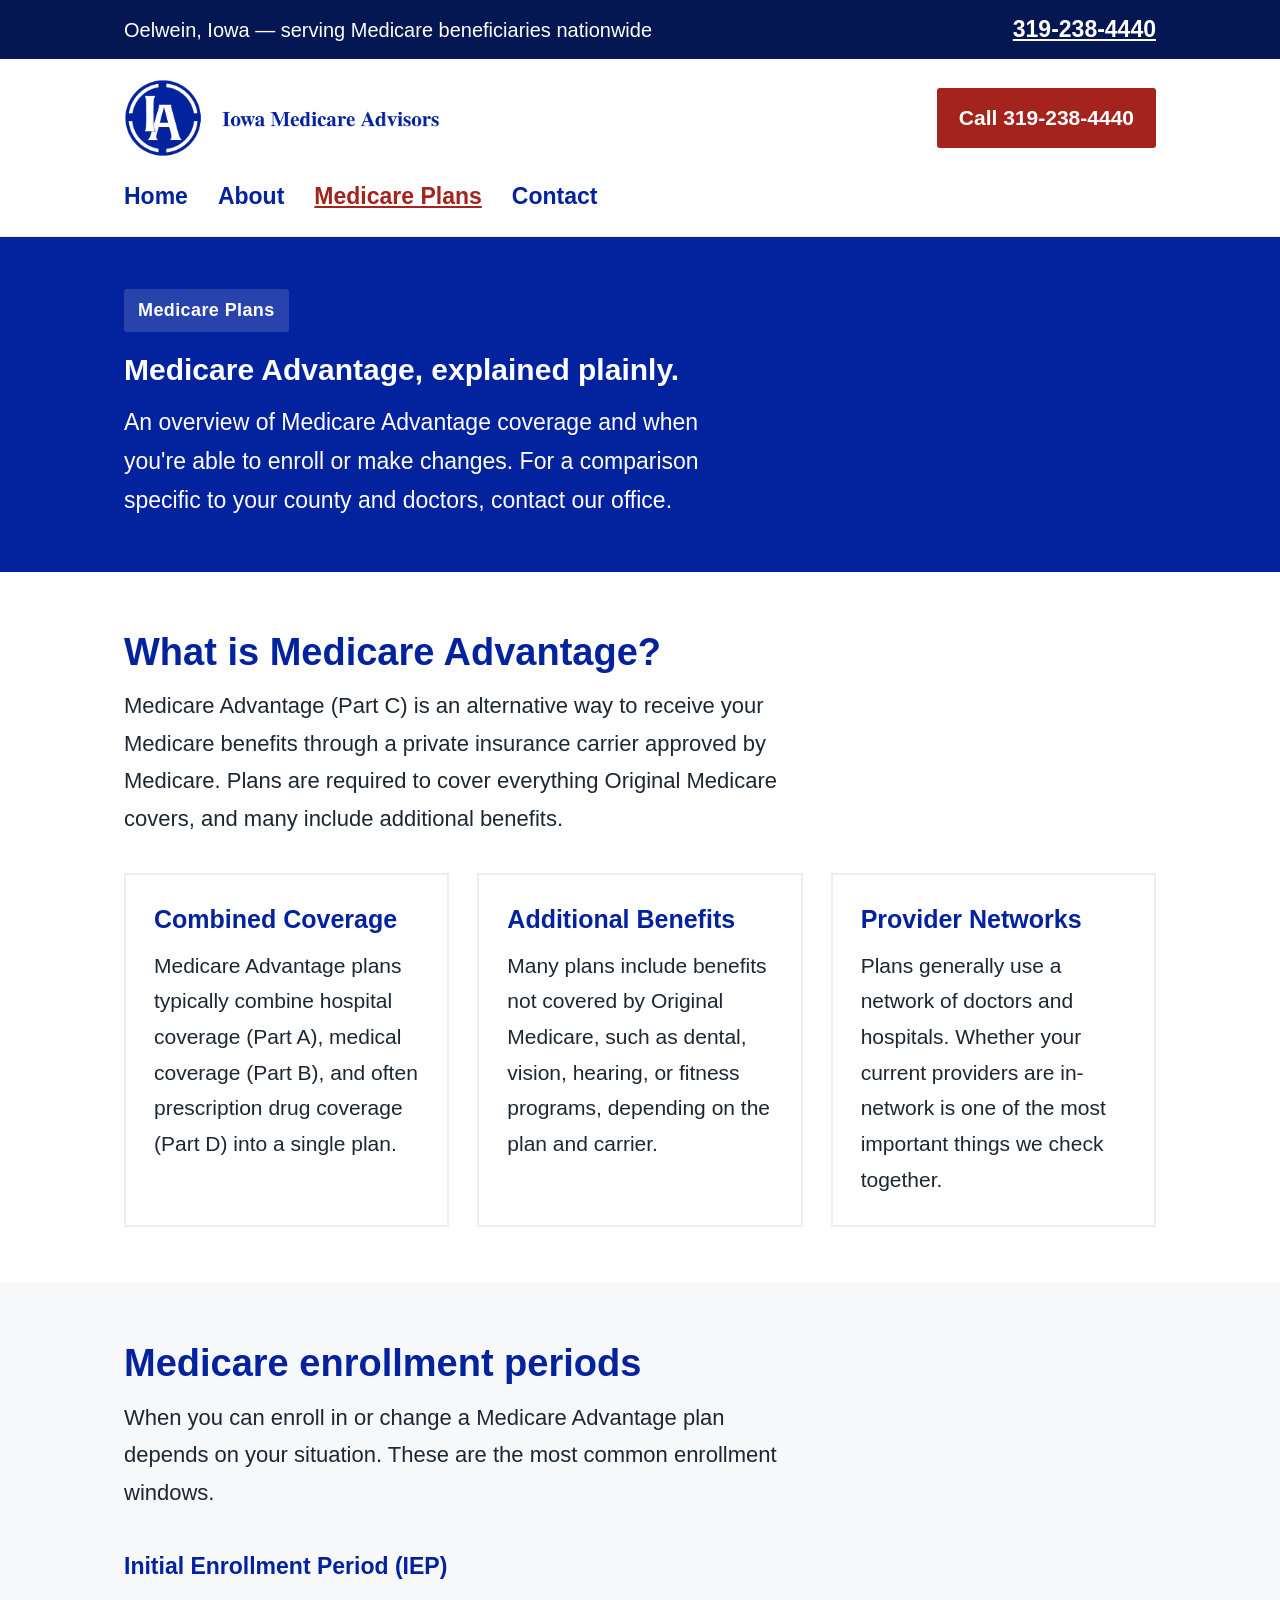
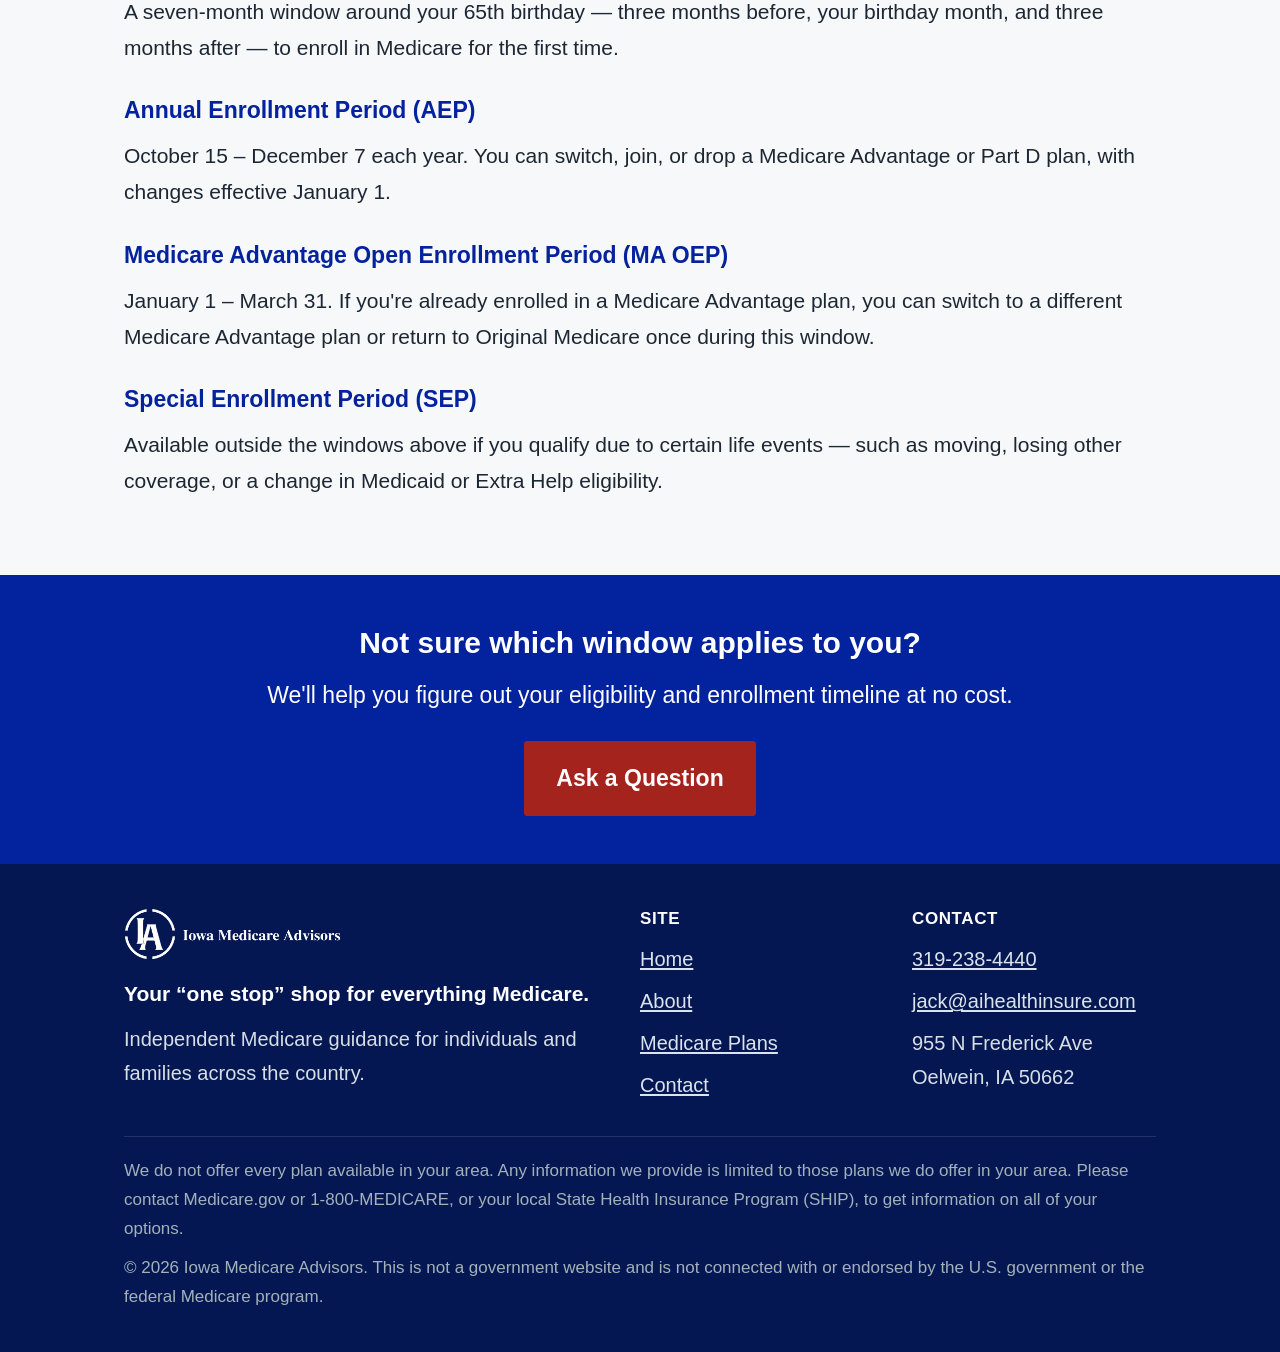
<file: plans.html>
<!DOCTYPE html>
<html lang="en">
<head>
<meta charset="UTF-8">
<meta name="viewport" content="width=device-width, initial-scale=1.0">
<title>Medicare Plans | Iowa Medicare Advisors</title>
<meta name="description" content="Learn about Medicare Advantage and Medicare enrollment periods, explained in plain language by Iowa Medicare Advisors.">
<link rel="stylesheet" href="css/style.css">
<link rel="icon" type="image/png" href="images/logo-icon-blue.png">
</head>
<body>
<a class="skip-link" href="#main">Skip to main content</a>

<div class="topbar">
  <div class="container">
    <span>Oelwein, Iowa &mdash; serving Medicare beneficiaries nationwide</span>
    <span><a href="tel:+13192384440">319-238-4440</a></span>
  </div>
</div>

<header class="site-header">
  <div class="container">
    <a class="brand" href="index.html"><img src="images/logo-horizontal-blue.png" alt="Iowa Medicare Advisors" class="brand-logo" width="1758" height="434"></a>
    <a class="call-now" href="tel:+13192384440">Call 319-238-4440</a>
    <button class="nav-toggle" aria-label="Toggle navigation">Menu</button>
    <nav class="main-nav">
      <ul>
        <li><a href="index.html">Home</a></li>
        <li><a href="about.html">About</a></li>
        <li><a href="plans.html" aria-current="page">Medicare Plans</a></li>
        <li><a href="contact.html">Contact</a></li>
      </ul>
    </nav>
  </div>
</header>

<section id="main" class="page-hero">
  <div class="container">
    <span class="badge">Medicare Plans</span>
    <h1>Medicare Advantage, explained plainly.</h1>
    <p>An overview of Medicare Advantage coverage and when you're able to enroll or make changes. For a comparison specific to your county and doctors, contact our office.</p>
  </div>
</section>

<section>
  <div class="container">
    <h2 class="section-title">What is Medicare Advantage?</h2>
    <p class="section-intro">Medicare Advantage (Part C) is an alternative way to receive your Medicare benefits through a private insurance carrier approved by Medicare. Plans are required to cover everything Original Medicare covers, and many include additional benefits.</p>
    <div class="grid">
      <div class="card">
        <h3>Combined Coverage</h3>
        <p>Medicare Advantage plans typically combine hospital coverage (Part A), medical coverage (Part B), and often prescription drug coverage (Part D) into a single plan.</p>
      </div>
      <div class="card">
        <h3>Additional Benefits</h3>
        <p>Many plans include benefits not covered by Original Medicare, such as dental, vision, hearing, or fitness programs, depending on the plan and carrier.</p>
      </div>
      <div class="card">
        <h3>Provider Networks</h3>
        <p>Plans generally use a network of doctors and hospitals. Whether your current providers are in-network is one of the most important things we check together.</p>
      </div>
    </div>
  </div>
</section>

<section class="alt">
  <div class="container">
    <h2 class="section-title">Medicare enrollment periods</h2>
    <p class="section-intro">When you can enroll in or change a Medicare Advantage plan depends on your situation. These are the most common enrollment windows.</p>
    <dl class="faq">
      <dt>Initial Enrollment Period (IEP)</dt>
      <dd>A seven-month window around your 65th birthday — three months before, your birthday month, and three months after — to enroll in Medicare for the first time.</dd>

      <dt>Annual Enrollment Period (AEP)</dt>
      <dd>October 15 – December 7 each year. You can switch, join, or drop a Medicare Advantage or Part D plan, with changes effective January 1.</dd>

      <dt>Medicare Advantage Open Enrollment Period (MA OEP)</dt>
      <dd>January 1 – March 31. If you're already enrolled in a Medicare Advantage plan, you can switch to a different Medicare Advantage plan or return to Original Medicare once during this window.</dd>

      <dt>Special Enrollment Period (SEP)</dt>
      <dd>Available outside the windows above if you qualify due to certain life events — such as moving, losing other coverage, or a change in Medicaid or Extra Help eligibility.</dd>
    </dl>
  </div>
</section>

<section class="callout">
  <div class="container">
    <h2>Not sure which window applies to you?</h2>
    <p>We'll help you figure out your eligibility and enrollment timeline at no cost.</p>
    <a class="btn btn-primary" href="contact.html">Ask a Question</a>
  </div>
</section>

<footer class="site-footer">
  <div class="container">
    <div class="foot-cols">
      <div>
        <img src="images/logo-horizontal-white.png" alt="Iowa Medicare Advisors" class="footer-logo" width="1661" height="398">
        <p class="footer-tagline">Your &ldquo;one stop&rdquo; shop for everything Medicare.</p>
        <p>Independent Medicare guidance for individuals and families across the country.</p>
      </div>
      <div>
        <h4>Site</h4>
        <ul>
          <li><a href="index.html">Home</a></li>
          <li><a href="about.html">About</a></li>
          <li><a href="plans.html">Medicare Plans</a></li>
          <li><a href="contact.html">Contact</a></li>
        </ul>
      </div>
      <div>
        <h4>Contact</h4>
        <ul>
          <li><a href="tel:+13192384440">319-238-4440</a></li>
          <li><a href="mailto:jack@aihealthinsure.com">jack@aihealthinsure.com</a></li>
          <li><address>955 N Frederick Ave<br>Oelwein, IA 50662</address></li>
        </ul>
      </div>
    </div>
    <div class="disclaimer">
      <p>We do not offer every plan available in your area. Any information we provide is limited to those plans we do offer in your area. Please contact Medicare.gov or 1-800-MEDICARE, or your local State Health Insurance Program (SHIP), to get information on all of your options.</p>
      <p>&copy; 2026 Iowa Medicare Advisors. This is not a government website and is not connected with or endorsed by the U.S. government or the federal Medicare program.</p>
    </div>
  </div>
</footer>

<script src="js/main.js"></script>
</body>
</html>
</file>
<file: css/style.css>
/* Iowa Medicare Advisors — base styles */

:root {
  --navy: #03229e;
  --navy-dark: #041752;
  --blue: #2547c4;
  --red: #a4231c;
  --red-dark: #7f1b16;
  --gray-50: #f7f8fa;
  --gray-100: #eceff2;
  --gray-300: #cfd6dd;
  --gray-600: #5b6b78;
  --text: #1c2733;
  --max-width: 1080px;
}

* {
  box-sizing: border-box;
}

html {
  scroll-behavior: smooth;
  font-size: 20px;
}

body {
  margin: 0;
  font-family: "Georgia", "Cambria", "Times New Roman", serif;
  color: var(--text);
  background: #ffffff;
  line-height: 1.7;
}

h1, h2, h3, h4 {
  font-family: "Helvetica Neue", Arial, sans-serif;
  color: var(--navy);
  line-height: 1.3;
  margin-top: 0;
}

a {
  color: var(--blue);
  text-underline-offset: 2px;
}

p {
  margin-top: 0;
}

/* Addresses read as plain text, not italics — italics hurt legibility */
address {
  font-style: normal;
  margin: 0;
}

/* Visible focus ring for keyboard users. Thick and high-contrast on purpose. */
a:focus-visible,
button:focus-visible,
input:focus-visible,
textarea:focus-visible {
  outline: 4px solid var(--red);
  outline-offset: 2px;
}

/* Skip link — hidden until focused, then anchored top-left */
.skip-link {
  position: absolute;
  left: -9999px;
  top: 0;
  background: var(--red);
  color: #fff;
  font-family: "Helvetica Neue", Arial, sans-serif;
  font-weight: 700;
  font-size: 1.1rem;
  padding: 14px 24px;
  z-index: 100;
  text-decoration: none;
}

.skip-link:focus {
  left: 0;
}

/* Respect users who ask for less motion */
@media (prefers-reduced-motion: reduce) {
  html {
    scroll-behavior: auto;
  }
  *,
  *::before,
  *::after {
    animation-duration: 0.01ms !important;
    animation-iteration-count: 1 !important;
    transition-duration: 0.01ms !important;
  }
}

img {
  max-width: 100%;
}

.container {
  max-width: var(--max-width);
  margin: 0 auto;
  padding: 0 24px;
}

/* Top bar */
.topbar {
  background: var(--navy-dark);
  color: #ffffff;
  font-family: "Helvetica Neue", Arial, sans-serif;
  font-size: 1rem;
}

.topbar .container {
  display: flex;
  justify-content: space-between;
  align-items: center;
  padding-top: 10px;
  padding-bottom: 10px;
  flex-wrap: wrap;
  gap: 8px;
}

.topbar a {
  color: #ffffff;
  text-decoration: underline;
  font-weight: 700;
  font-size: 1.15rem;
}

.topbar a:hover {
  color: #9db4f0;
}

/* Header / nav */
header.site-header {
  background: #ffffff;
  border-bottom: 1px solid var(--gray-100);
}

.site-header .container {
  display: flex;
  justify-content: space-between;
  align-items: center;
  padding-top: 20px;
  padding-bottom: 20px;
  gap: 20px;
  flex-wrap: wrap;
}

.brand {
  display: inline-flex;
  align-items: center;
  text-decoration: none;
}

.brand-logo {
  height: 78px;
  width: auto;
  display: block;
}

nav.main-nav ul {
  list-style: none;
  display: flex;
  gap: 30px;
  margin: 0;
  padding: 0;
  font-family: "Helvetica Neue", Arial, sans-serif;
  font-size: 1.15rem;
}

nav.main-nav a {
  color: var(--navy);
  text-decoration: none;
  font-weight: 600;
}

nav.main-nav a:hover,
nav.main-nav a[aria-current="page"] {
  color: var(--red);
  text-decoration: underline;
}

.nav-toggle {
  display: none;
}

.call-now {
  display: inline-block;
  font-family: "Helvetica Neue", Arial, sans-serif;
  font-weight: 700;
  font-size: 1.05rem;
  background: var(--red);
  color: #fff !important;
  text-decoration: none !important;
  padding: 12px 22px;
  border-radius: 3px;
}

.call-now:hover {
  background: var(--red-dark);
}

/* Hero */
.hero {
  background: linear-gradient(180deg, var(--navy) 0%, var(--blue) 100%);
  color: #fff;
  padding: 72px 0;
}

.hero .container > * {
  max-width: 760px;
}

.hero h1 {
  color: #fff;
  font-size: 2.6rem;
  margin-bottom: 20px;
}

.hero p.tagline {
  font-family: "Helvetica Neue", Arial, sans-serif;
  font-size: 1.4rem;
  font-weight: 700;
  color: #ffffff;
  line-height: 1.4;
  margin-bottom: 18px;
  padding-left: 18px;
  border-left: 5px solid var(--red);
}

.hero p.lede {
  font-family: "Helvetica Neue", Arial, sans-serif;
  font-size: 1.25rem;
  color: #ffffff;
  margin-bottom: 32px;
}

.btn {
  display: inline-block;
  font-family: "Helvetica Neue", Arial, sans-serif;
  font-weight: 700;
  font-size: 1.15rem;
  text-decoration: none;
  padding: 16px 30px;
  border-radius: 3px;
  border: 2px solid transparent;
}

.btn-primary {
  background: var(--red);
  color: #fff;
}

.btn-primary:hover {
  background: var(--red-dark);
}

.btn-outline {
  background: transparent;
  color: #fff;
  border-color: #ffffff;
  margin-left: 12px;
}

.btn-outline:hover {
  background: rgba(255,255,255,0.12);
}

/* Sections */
section {
  padding: 56px 0;
}

section.alt {
  background: var(--gray-50);
}

.section-title {
  font-size: 1.9rem;
  margin-bottom: 10px;
}

.section-intro {
  font-family: "Helvetica Neue", Arial, sans-serif;
  font-size: 1.1rem;
  color: var(--text);
  max-width: 680px;
  margin-bottom: 36px;
}

/* Grid of cards */
.grid {
  display: grid;
  grid-template-columns: repeat(auto-fit, minmax(260px, 1fr));
  gap: 28px;
}

.card {
  border: 2px solid var(--gray-100);
  padding: 28px;
  background: #fff;
}

.card h3 {
  font-size: 1.25rem;
  margin-bottom: 12px;
}

.card p {
  font-family: "Helvetica Neue", Arial, sans-serif;
  font-size: 1.05rem;
  color: var(--text);
  margin-bottom: 0;
}

/* Two column */
.two-col {
  display: grid;
  grid-template-columns: 1.1fr 0.9fr;
  gap: 48px;
  align-items: start;
}

/* Steps list */
.steps {
  list-style: none;
  margin: 0;
  padding: 0;
}

.steps li {
  display: flex;
  gap: 18px;
  margin-bottom: 22px;
}

.steps .num {
  font-family: "Helvetica Neue", Arial, sans-serif;
  font-weight: 700;
  color: var(--red);
  font-size: 1.6rem;
  min-width: 40px;
}

.steps h4 {
  margin-bottom: 6px;
  font-size: 1.2rem;
}

.steps p {
  font-family: "Helvetica Neue", Arial, sans-serif;
  font-size: 1.05rem;
  color: var(--text);
  margin: 0;
}

/* Team photos */
.team-group-photo {
  width: 100%;
  height: auto;
  display: block;
  border: 4px solid #fff;
  box-shadow: 0 2px 10px rgba(4, 23, 82, 0.16);
  margin-bottom: 44px;
}

/* Fixed column counts, not auto-fit: auto-fit picks a count based on
   available width and can leave the last person orphaned on her own row.
   Four across here matches the four advisors; 2x2 below 900px. */
.team-grid {
  list-style: none;
  margin: 0;
  padding: 0;
  display: grid;
  grid-template-columns: repeat(4, 1fr);
  gap: 36px 28px;
}

.team-grid li {
  text-align: center;
}

/* height:auto is required — the width/height attributes on the <img>
   otherwise win over aspect-ratio and render the photos stretched. */
.team-grid img {
  width: 100%;
  height: auto;
  aspect-ratio: 1 / 1;
  object-fit: cover;
  object-position: center 20%;
  display: block;
  border-radius: 50%;
  border: 4px solid #fff;
  box-shadow: 0 2px 8px rgba(4, 23, 82, 0.18);
  margin: 0 auto 14px;
  max-width: 220px;
}

.team-name {
  display: block;
  font-family: "Helvetica Neue", Arial, sans-serif;
  font-weight: 700;
  font-size: 1.3rem;
  color: var(--navy);
  line-height: 1.3;
}

.team-phone {
  display: block;
  font-family: "Helvetica Neue", Arial, sans-serif;
  font-size: 1.1rem;
  color: var(--text);
  margin-top: 4px;
  margin-bottom: 12px;
}

.team-call {
  display: inline-block;
  font-family: "Helvetica Neue", Arial, sans-serif;
  font-weight: 700;
  font-size: 1.05rem;
  background: var(--red);
  color: #fff;
  text-decoration: none;
  padding: 12px 22px;
  border-radius: 3px;
  min-width: 160px;
}

.team-call:hover {
  background: var(--red-dark);
}

/* Callout */
.callout {
  background: var(--navy);
  color: #fff;
  text-align: center;
  padding: 48px 0;
}

.callout h2 {
  color: #fff;
  margin-bottom: 14px;
}

.callout p {
  font-family: "Helvetica Neue", Arial, sans-serif;
  font-size: 1.15rem;
  color: #ffffff;
  margin-bottom: 26px;
}

/* Contact */
.contact-grid {
  display: grid;
  grid-template-columns: 1fr 1fr;
  gap: 48px;
}

.contact-info dt {
  font-family: "Helvetica Neue", Arial, sans-serif;
  font-weight: 700;
  color: var(--navy);
  margin-top: 22px;
  font-size: 1rem;
  text-transform: uppercase;
  letter-spacing: 0.5px;
}

.contact-info dd {
  margin: 6px 0 0;
  font-family: "Helvetica Neue", Arial, sans-serif;
  font-size: 1.2rem;
}

.contact-info a {
  font-weight: 700;
}

/* "Get directions" — its own line, generous tap target */
.map-link {
  display: inline-block;
  margin-top: 8px;
  padding: 10px 0;
  font-size: 1.1rem;
}

form.contact-form {
  font-family: "Helvetica Neue", Arial, sans-serif;
}

form.contact-form label {
  display: block;
  font-size: 1.05rem;
  font-weight: 700;
  color: var(--navy);
  margin-bottom: 8px;
}

form.contact-form input,
form.contact-form textarea {
  width: 100%;
  padding: 14px 14px;
  border: 2px solid var(--gray-300);
  font-family: inherit;
  font-size: 1.1rem;
  margin-bottom: 22px;
}

form.contact-form button {
  font-family: inherit;
  font-weight: 700;
  font-size: 1.15rem;
  background: var(--navy);
  color: #fff;
  border: none;
  padding: 16px 30px;
  cursor: pointer;
  width: 100%;
}

form.contact-form button:hover {
  background: var(--blue);
}

.form-note {
  font-size: 0.95rem;
  color: var(--gray-600);
  margin-top: -10px;
  margin-bottom: 20px;
}

/* Footer */
footer.site-footer {
  background: var(--navy-dark);
  color: #d7dfe5;
  padding: 44px 0 30px;
  font-family: "Helvetica Neue", Arial, sans-serif;
  font-size: 1rem;
}

footer.site-footer a {
  color: #dbe4ec;
}

footer.site-footer .foot-cols {
  display: grid;
  grid-template-columns: 2fr 1fr 1fr;
  gap: 28px;
  margin-bottom: 26px;
}

footer.site-footer h4 {
  color: #fff;
  font-size: 0.85rem;
  text-transform: uppercase;
  letter-spacing: 0.6px;
  margin-bottom: 12px;
}

.footer-logo {
  height: 52px;
  width: auto;
  display: block;
  margin-bottom: 16px;
}

.footer-tagline {
  color: #ffffff;
  font-weight: 700;
  font-size: 1.05rem;
  margin-bottom: 10px;
}

footer.site-footer ul {
  list-style: none;
  margin: 0;
  padding: 0;
}

footer.site-footer li {
  margin-bottom: 8px;
}

.disclaimer {
  border-top: 1px solid rgba(255,255,255,0.12);
  padding-top: 20px;
  font-size: 0.85rem;
  color: #a4b1ba;
}

.disclaimer p {
  margin: 0 0 10px;
}

/* Utility */
.badge {
  display: inline-block;
  background: rgba(255,255,255,0.15);
  color: #fff;
  font-family: "Helvetica Neue", Arial, sans-serif;
  font-size: 0.9rem;
  font-weight: 700;
  padding: 6px 14px;
  border-radius: 3px;
  margin-bottom: 18px;
  letter-spacing: 0.4px;
}

.page-hero {
  background: var(--navy);
  color: #fff;
  padding: 52px 0;
}

.page-hero h1 {
  color: #fff;
  margin-bottom: 14px;
}

.page-hero p {
  font-family: "Helvetica Neue", Arial, sans-serif;
  font-size: 1.15rem;
  color: #ffffff;
  max-width: 640px;
  margin: 0;
}

.faq dt {
  font-family: "Helvetica Neue", Arial, sans-serif;
  font-weight: 700;
  font-size: 1.15rem;
  color: var(--navy);
  margin-top: 26px;
}

.faq dd {
  margin: 8px 0 0;
  font-family: "Helvetica Neue", Arial, sans-serif;
  font-size: 1.05rem;
  color: var(--text);
}

/* Responsive */
@media (max-width: 900px) {
  .two-col,
  .contact-grid {
    grid-template-columns: 1fr;
  }
  .team-grid {
    grid-template-columns: repeat(2, 1fr);
  }
  footer.site-footer .foot-cols {
    grid-template-columns: 1fr 1fr;
  }
}

@media (max-width: 760px) {
  .grid {
    grid-template-columns: 1fr;
  }
  /* Two across keeps six people in even rows on a phone */
  .team-grid {
    grid-template-columns: repeat(2, 1fr);
    gap: 28px 20px;
  }
  .team-call {
    min-width: 0;
    width: 100%;
    padding: 14px 10px;
  }
  .team-phone {
    font-size: 1.05rem;
  }
  .team-group-photo {
    margin-bottom: 32px;
  }
  nav.main-nav {
    display: none;
    width: 100%;
  }
  nav.main-nav.open {
    display: block;
  }
  nav.main-nav ul {
    flex-direction: column;
    gap: 0;
    padding: 16px 0;
  }
  nav.main-nav li {
    border-top: 1px solid var(--gray-100);
  }
  nav.main-nav a {
    display: block;
    padding: 16px 4px;
    font-size: 1.25rem;
  }
  .site-header .container {
    flex-wrap: wrap;
  }
  .brand {
    width: 100%;
  }
  .brand-logo {
    height: 56px;
    max-width: 100%;
    object-fit: contain;
    object-position: left center;
  }
  .call-now {
    width: 100%;
    text-align: center;
    box-sizing: border-box;
  }
  .nav-toggle {
    display: block;
    width: 100%;
    font-family: "Helvetica Neue", Arial, sans-serif;
    font-weight: 700;
    font-size: 1.1rem;
    background: none;
    border: 2px solid var(--navy);
    color: var(--navy);
    padding: 12px 18px;
    cursor: pointer;
    text-align: center;
  }
  .hero {
    padding: 48px 0;
  }
  .hero h1 {
    font-size: 2rem;
  }
  .btn {
    display: block;
    width: 100%;
    text-align: center;
  }
  .btn-outline {
    margin-left: 0;
    margin-top: 14px;
  }
  section {
    padding: 40px 0;
  }
  footer.site-footer .foot-cols {
    grid-template-columns: 1fr;
  }
  .topbar .container {
    justify-content: center;
    text-align: center;
  }
}
</file>
